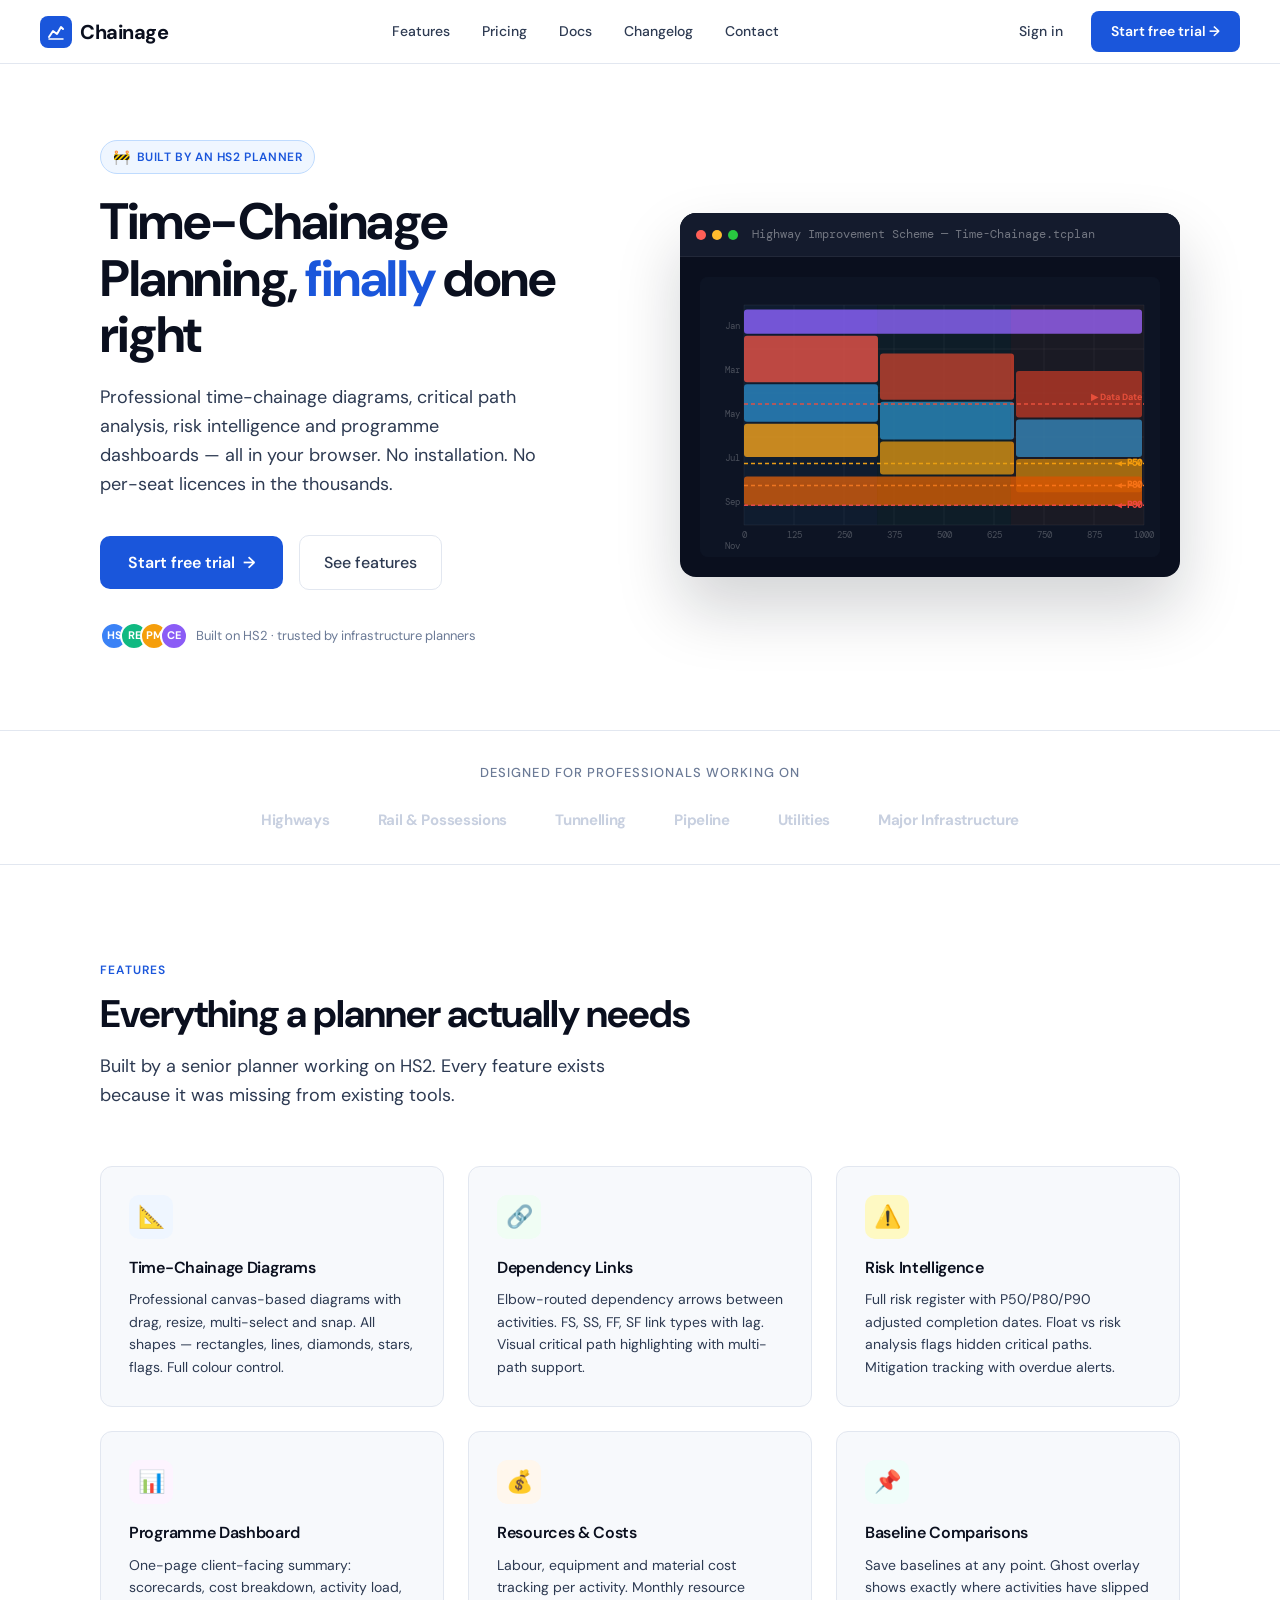
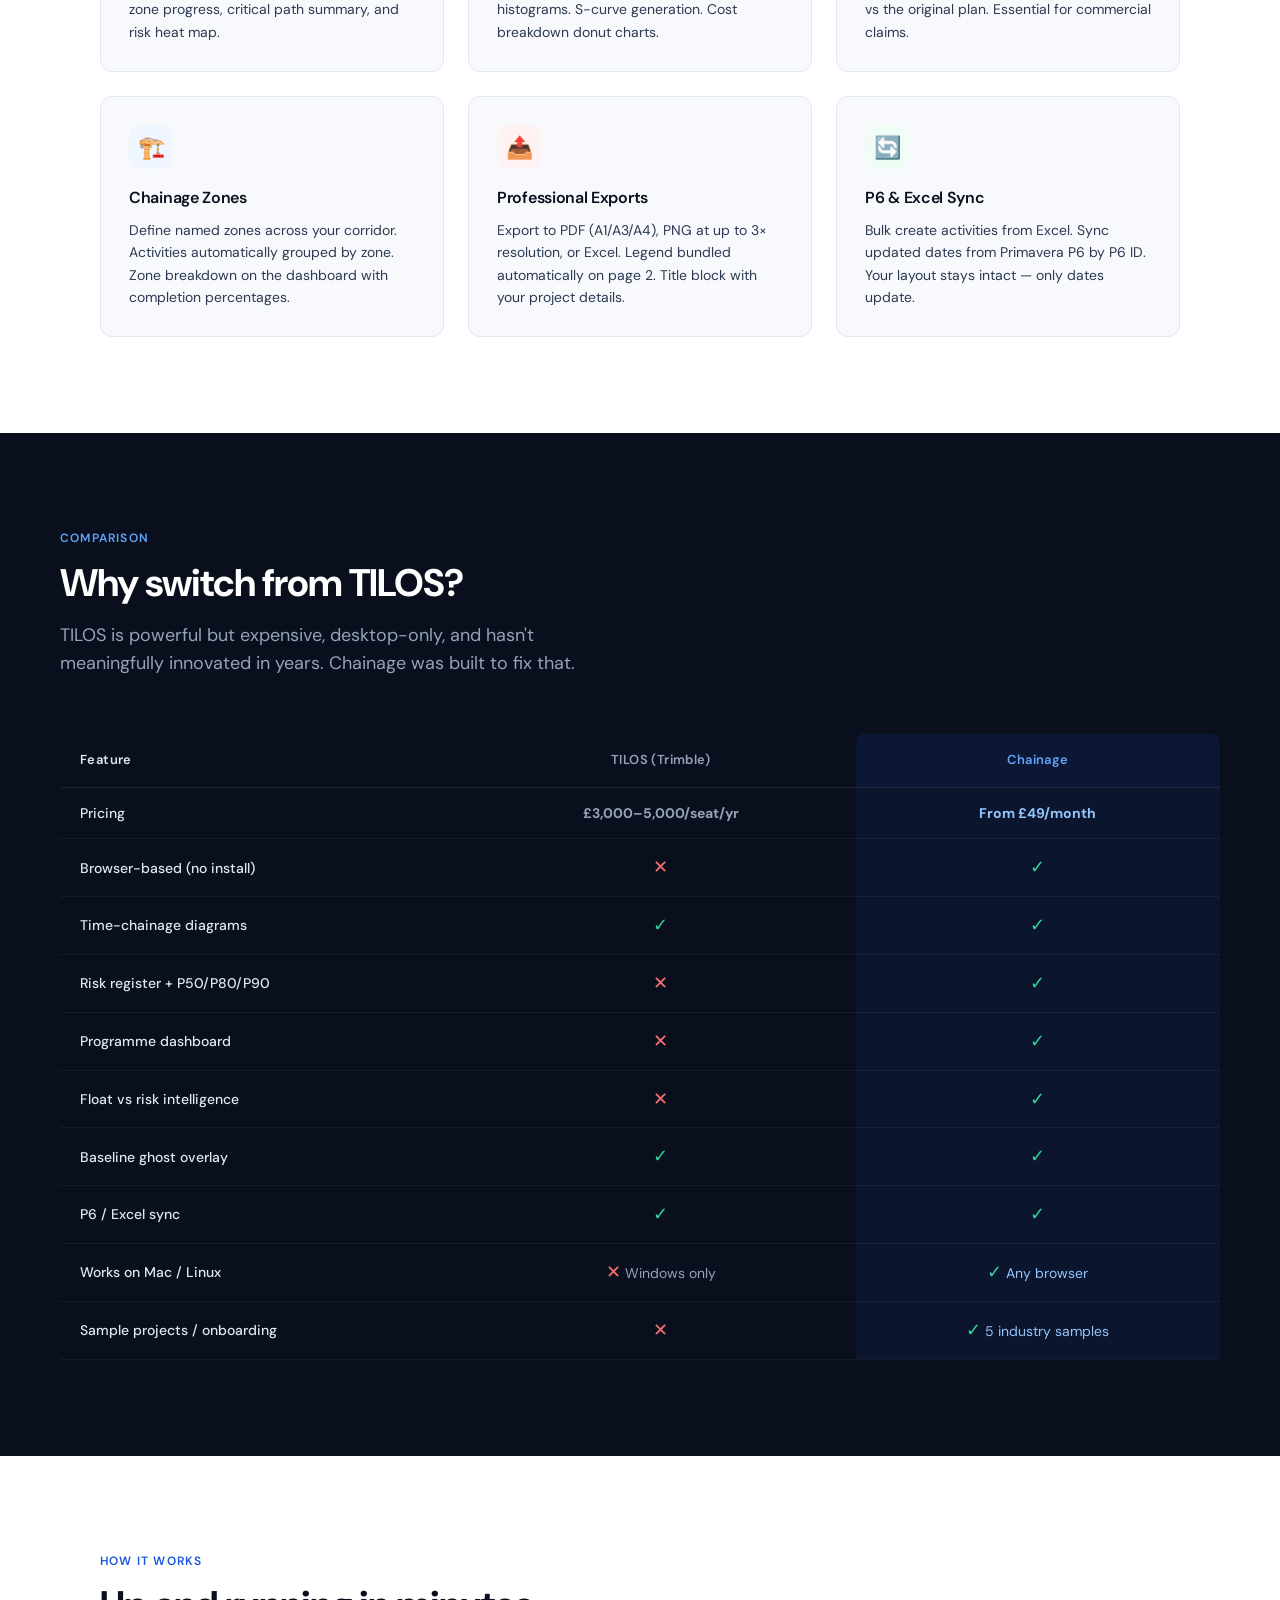
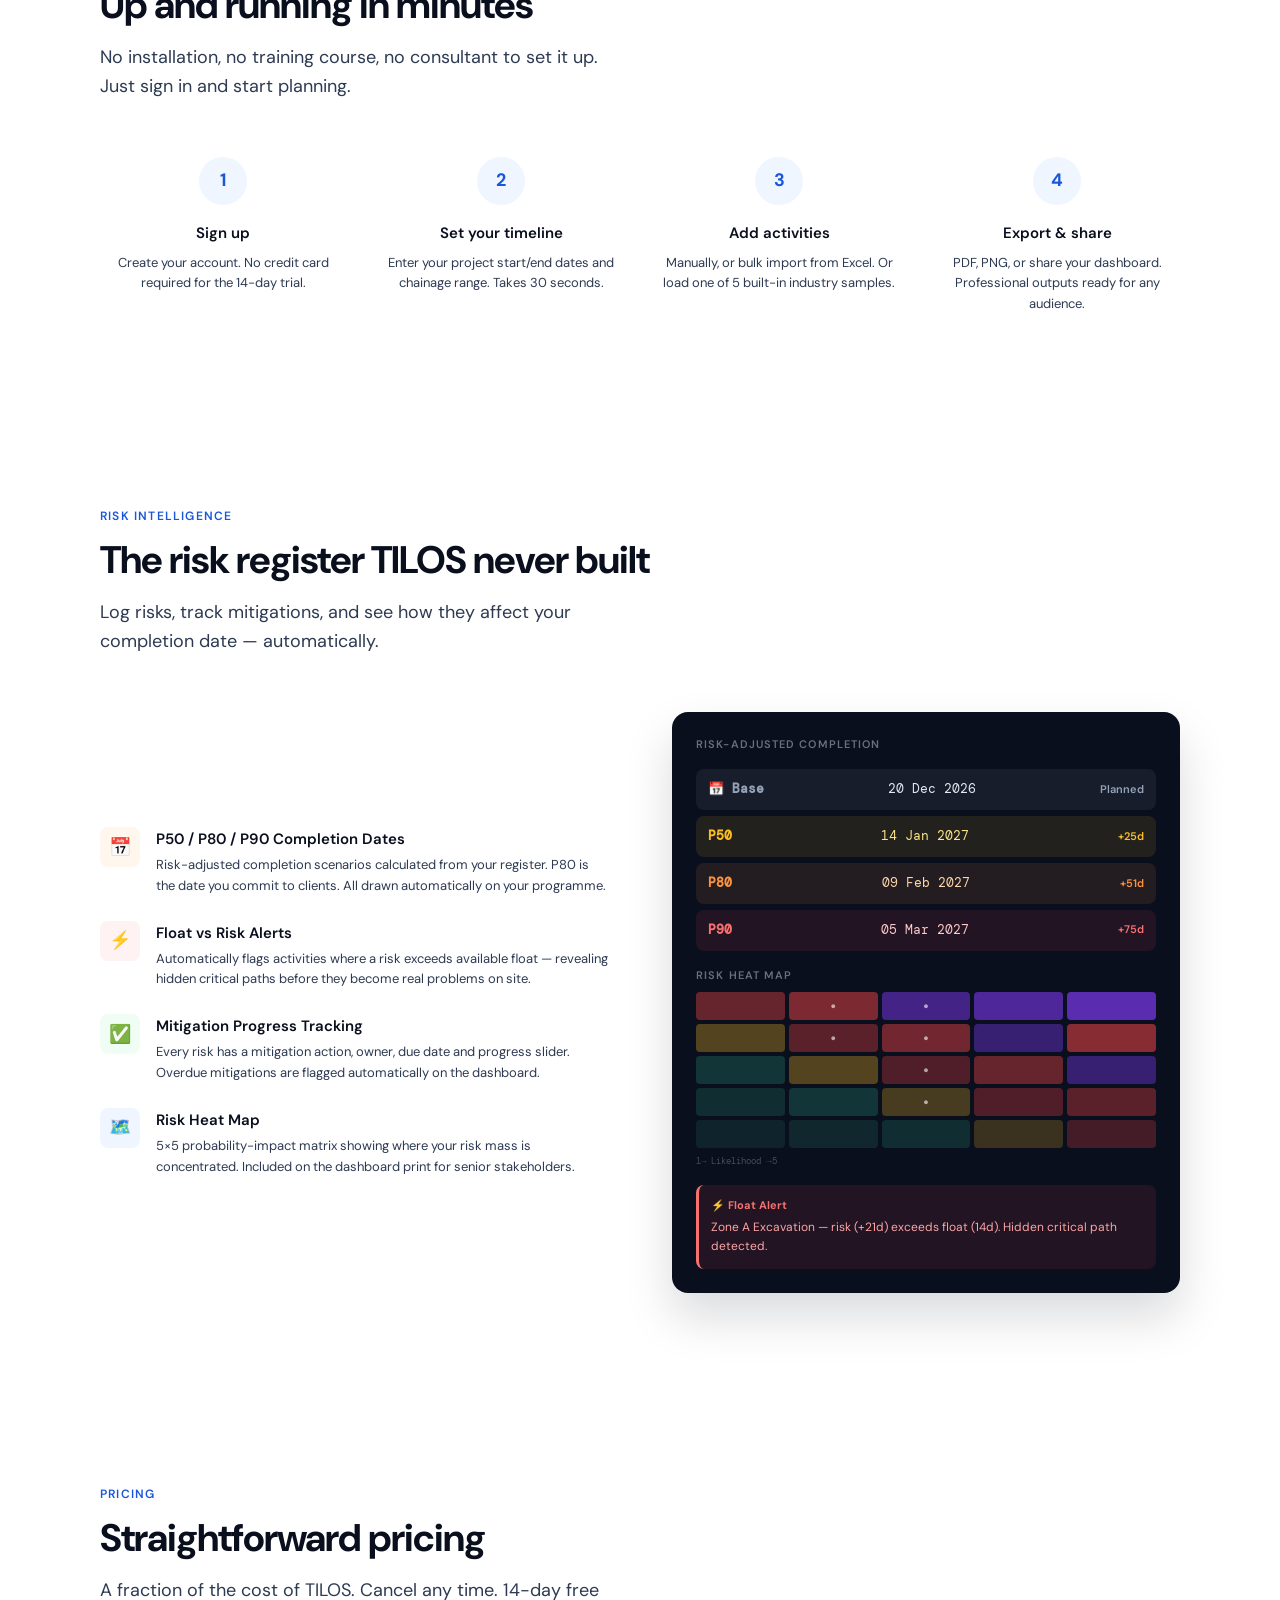
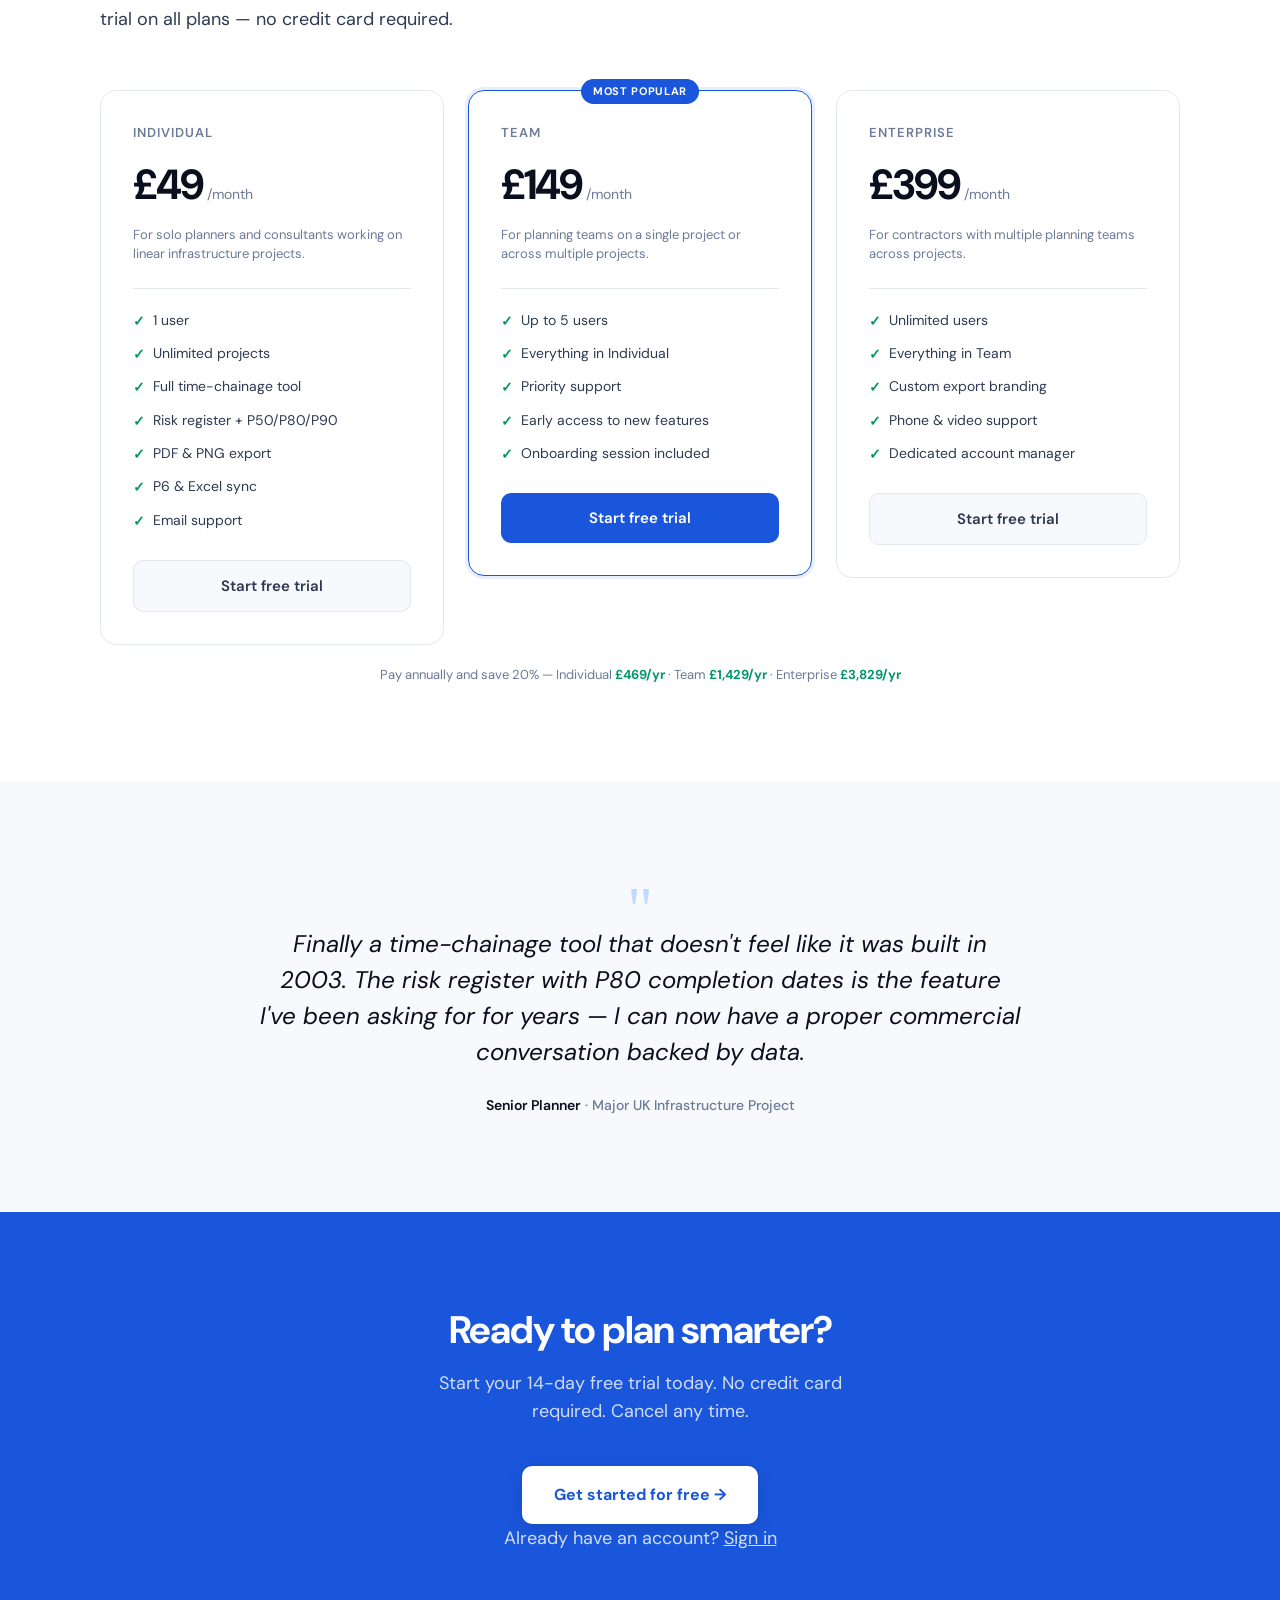
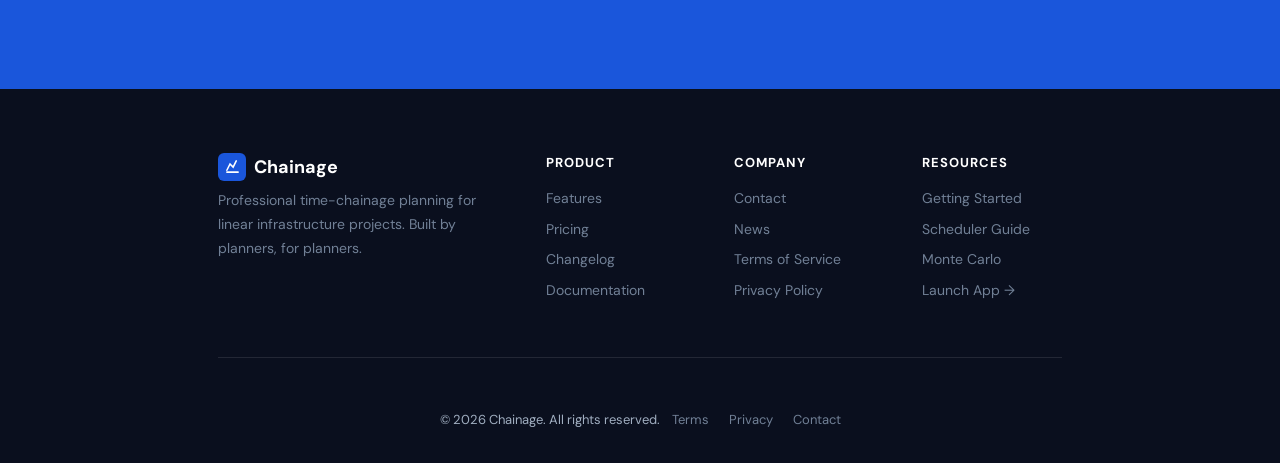
<file: index.html>
<!DOCTYPE html>
<html lang="en">
<head>
  <meta charset="UTF-8">
  <meta name="viewport" content="width=device-width, initial-scale=1.0">
  <title>Chainage — Time-Chainage Planning for Infrastructure</title>
  <link rel="preconnect" href="https://fonts.googleapis.com">
  <link rel="preconnect" href="https://fonts.gstatic.com" crossorigin>
  <link href="https://fonts.googleapis.com/css2?family=DM+Sans:ital,opsz,wght@0,9..40,300;0,9..40,400;0,9..40,500;0,9..40,600;0,9..40,700;1,9..40,300&family=DM+Mono:wght@400;500&display=swap" rel="stylesheet">
  <style>
    *, *::before, *::after { box-sizing: border-box; margin: 0; padding: 0; }

    :root {
      --ink:     #0a0f1e;
      --ink2:    #2d3a52;
      --muted:   #6b7a96;
      --border:  #e2e7f0;
      --bg:      #f7f9fc;
      --white:   #ffffff;
      --accent:  #1a56db;
      --accent2: #0e3fa8;
      --green:   #059669;
      --amber:   #d97706;
      --red:     #dc2626;
      --purple:  #7c3aed;
    }

    html { scroll-behavior: smooth; }

    body {
      font-family: 'DM Sans', sans-serif;
      background: var(--white);
      color: var(--ink);
      line-height: 1.6;
      -webkit-font-smoothing: antialiased;
    }

    /* ── NAV ── */
    nav {
      position: fixed; top: 0; left: 0; right: 0; z-index: 100;
      background: rgba(255,255,255,0.92);
      backdrop-filter: blur(12px);
      border-bottom: 1px solid var(--border);
      padding: 0 40px;
      height: 64px;
      display: flex; align-items: center; justify-content: space-between;
    }
    .nav-logo {
      font-size: 20px; font-weight: 700; color: var(--ink);
      text-decoration: none; letter-spacing: -0.5px;
      display: flex; align-items: center; gap: 8px;
    }
    .nav-logo-mark {
      width: 32px; height: 32px; background: var(--accent);
      border-radius: 8px; display: flex; align-items: center; justify-content: center;
    }
    .nav-logo-mark svg { width: 18px; height: 18px; }
    .nav-links { display: flex; align-items: center; gap: 32px; }
    .nav-links a {
      font-size: 14px; font-weight: 500; color: var(--ink2);
      text-decoration: none; transition: color 0.15s;
    }
    .nav-links a:hover { color: var(--accent); }
    .nav-cta {
      display: flex; align-items: center; gap: 12px;
    }
    .btn-ghost {
      font-size: 14px; font-weight: 500; color: var(--ink2);
      text-decoration: none; padding: 8px 16px; border-radius: 8px;
      transition: background 0.15s;
    }
    .btn-ghost:hover { background: var(--bg); }
    .btn-primary {
      font-size: 14px; font-weight: 600; color: white;
      background: var(--accent); text-decoration: none;
      padding: 9px 20px; border-radius: 8px;
      transition: background 0.15s; border: none; cursor: pointer;
      font-family: 'DM Sans', sans-serif;
    }
    .btn-primary:hover { background: var(--accent2); }

    /* ── HERO ── */
    .hero {
      padding: 140px 40px 80px;
      max-width: 1160px; margin: 0 auto;
      display: grid; grid-template-columns: 1fr 1fr; gap: 80px; align-items: center;
    }
    .hero-badge {
      display: inline-flex; align-items: center; gap: 6px;
      background: #eff6ff; color: var(--accent);
      font-size: 12px; font-weight: 600; padding: 5px 12px;
      border-radius: 20px; border: 1px solid #bfdbfe;
      margin-bottom: 20px; text-transform: uppercase; letter-spacing: 0.05em;
    }
    .hero-badge span { font-size: 14px; }
    h1 {
      font-size: clamp(36px, 4vw, 52px);
      font-weight: 700; line-height: 1.1;
      letter-spacing: -1.5px; color: var(--ink);
      margin-bottom: 20px;
    }
    h1 em { font-style: normal; color: var(--accent); }
    .hero-sub {
      font-size: 18px; color: var(--ink2); font-weight: 400;
      line-height: 1.6; margin-bottom: 36px; max-width: 440px;
    }
    .hero-actions { display: flex; align-items: center; gap: 16px; flex-wrap: wrap; }
    .btn-hero {
      font-size: 16px; font-weight: 600; color: white;
      background: var(--accent); text-decoration: none;
      padding: 14px 28px; border-radius: 10px;
      transition: background 0.15s, transform 0.1s;
      display: inline-flex; align-items: center; gap: 8px;
    }
    .btn-hero:hover { background: var(--accent2); transform: translateY(-1px); }
    .btn-hero-ghost {
      font-size: 16px; font-weight: 500; color: var(--ink2);
      text-decoration: none; padding: 14px 24px; border-radius: 10px;
      border: 1.5px solid var(--border); transition: border-color 0.15s, color 0.15s;
    }
    .btn-hero-ghost:hover { border-color: var(--accent); color: var(--accent); }
    .hero-trust {
      margin-top: 32px; display: flex; align-items: center; gap: 8px;
      font-size: 13px; color: var(--muted);
    }
    .trust-avatars { display: flex; }
    .trust-avatars div {
      width: 28px; height: 28px; border-radius: 50%;
      border: 2px solid white; margin-left: -8px;
      display: flex; align-items: center; justify-content: center;
      font-size: 11px; font-weight: 700; color: white;
    }
    .trust-avatars div:first-child { margin-left: 0; }

    /* Hero chart preview */
    .hero-visual {
      background: var(--ink);
      border-radius: 16px; overflow: hidden;
      box-shadow: 0 32px 64px rgba(10,15,30,0.18), 0 0 0 1px rgba(255,255,255,0.06);
      position: relative;
    }
    .hero-visual-header {
      background: #141b2d; padding: 12px 16px;
      display: flex; align-items: center; gap: 6px;
      border-bottom: 1px solid rgba(255,255,255,0.06);
    }
    .dot { width: 10px; height: 10px; border-radius: 50%; }
    .dot-r { background: #ff5f57; }
    .dot-y { background: #febc2e; }
    .dot-g { background: #28c840; }
    .hero-visual-title {
      margin-left: 8px; font-size: 12px; color: rgba(255,255,255,0.4);
      font-family: 'DM Mono', monospace;
    }
    .hero-chart { padding: 20px; }
    .chart-canvas {
      width: 100%; height: 280px;
      background: #0d1424;
      border-radius: 8px; position: relative; overflow: hidden;
    }
    /* Animated chart bars */
    .chart-grid {
      position: absolute; inset: 30px 20px 40px 50px;
    }
    .chart-bar {
      position: absolute; border-radius: 3px; opacity: 0;
      animation: fadeInBar 0.4s forwards;
    }
    @keyframes fadeInBar {
      to { opacity: 1; }
    }
    .chart-label {
      position: absolute; font-size: 9px; color: rgba(255,255,255,0.3);
      font-family: 'DM Mono', monospace;
    }
    .p-line {
      position: absolute; left: 50px; right: 20px; height: 1.5px;
      opacity: 0; animation: fadeInBar 0.3s 0.8s forwards;
    }
    .p-label {
      position: absolute; right: 4px; font-size: 9px;
      font-family: 'DM Mono', monospace; font-weight: 600;
      transform: translateY(-50%);
    }

    /* ── LOGOS / SOCIAL PROOF ── */
    .social-proof {
      border-top: 1px solid var(--border);
      border-bottom: 1px solid var(--border);
      padding: 32px 40px;
      text-align: center;
    }
    .social-proof p {
      font-size: 13px; color: var(--muted); font-weight: 500;
      text-transform: uppercase; letter-spacing: 0.08em; margin-bottom: 24px;
    }
    .logos {
      display: flex; align-items: center; justify-content: center;
      gap: 48px; flex-wrap: wrap;
    }
    .logo-item {
      font-size: 15px; font-weight: 700; color: #c8d0e0;
      letter-spacing: -0.3px; white-space: nowrap;
    }

    /* ── FEATURES ── */
    .section { padding: 96px 40px; max-width: 1160px; margin: 0 auto; }
    .section-label {
      font-size: 12px; font-weight: 600; color: var(--accent);
      text-transform: uppercase; letter-spacing: 0.1em; margin-bottom: 12px;
    }
    h2 {
      font-size: clamp(28px, 3vw, 42px); font-weight: 700;
      letter-spacing: -1px; line-height: 1.15; margin-bottom: 16px;
    }
    .section-sub {
      font-size: 18px; color: var(--ink2); max-width: 520px;
      line-height: 1.6; margin-bottom: 56px;
    }
    .features-grid {
      display: grid; grid-template-columns: repeat(3, 1fr); gap: 24px;
    }
    .feature-card {
      background: var(--bg); border: 1px solid var(--border);
      border-radius: 12px; padding: 28px;
      transition: border-color 0.2s, box-shadow 0.2s;
    }
    .feature-card:hover {
      border-color: #bfdbfe;
      box-shadow: 0 8px 24px rgba(26,86,219,0.08);
    }
    .feature-icon {
      width: 44px; height: 44px; border-radius: 10px;
      display: flex; align-items: center; justify-content: center;
      font-size: 22px; margin-bottom: 16px;
    }
    .feature-card h3 {
      font-size: 16px; font-weight: 600; margin-bottom: 8px;
      letter-spacing: -0.3px;
    }
    .feature-card p { font-size: 14px; color: var(--ink2); line-height: 1.6; }

    /* ── VS TILOS ── */
    .vs-section {
      padding: 96px 40px; background: var(--ink);
    }
    .vs-inner { max-width: 1160px; margin: 0 auto; }
    .vs-section .section-label { color: #60a5fa; }
    .vs-section h2 { color: white; }
    .vs-section .section-sub { color: #94a3b8; }
    .comparison-table {
      width: 100%; border-collapse: collapse; margin-top: 48px;
    }
    .comparison-table th {
      padding: 16px 20px; text-align: left;
      font-size: 13px; font-weight: 600; letter-spacing: 0.03em;
      border-bottom: 1px solid rgba(255,255,255,0.08);
    }
    .comparison-table th:not(:first-child) { text-align: center; }
    .comparison-table th:nth-child(2) { color: #94a3b8; }
    .comparison-table th:nth-child(3) {
      color: #60a5fa; background: rgba(26,86,219,0.12);
      border-radius: 8px 8px 0 0;
    }
    .comparison-table td {
      padding: 14px 20px; font-size: 14px; color: #94a3b8;
      border-bottom: 1px solid rgba(255,255,255,0.05);
    }
    .comparison-table td:first-child { color: #e2e8f0; font-weight: 500; }
    .comparison-table td:not(:first-child) { text-align: center; }
    .comparison-table td:nth-child(3) {
      background: rgba(26,86,219,0.08); color: #93c5fd;
    }
    .check { color: #34d399; font-size: 18px; }
    .cross { color: #f87171; font-size: 18px; }
    .partial { color: #fbbf24; font-size: 13px; }
    .price-highlight {
      font-weight: 700; font-size: 15px;
    }
    .price-good { color: #34d399; }
    .price-bad { color: #f87171; }

    /* ── HOW IT WORKS ── */
    .steps { display: grid; grid-template-columns: repeat(4, 1fr); gap: 32px; margin-top: 56px; }
    .step { text-align: center; }
    .step-num {
      width: 48px; height: 48px; border-radius: 50%;
      background: #eff6ff; color: var(--accent);
      font-size: 18px; font-weight: 700;
      display: flex; align-items: center; justify-content: center;
      margin: 0 auto 16px;
    }
    .step h3 { font-size: 15px; font-weight: 600; margin-bottom: 8px; }
    .step p { font-size: 13px; color: var(--ink2); line-height: 1.6; }

    /* ── PRICING ── */
    .pricing-grid {
      display: grid; grid-template-columns: repeat(3, 1fr); gap: 24px;
      margin-top: 56px; align-items: start;
    }
    .pricing-card {
      border: 1.5px solid var(--border); border-radius: 16px;
      padding: 32px; background: var(--white);
      transition: box-shadow 0.2s;
    }
    .pricing-card:hover { box-shadow: 0 12px 32px rgba(0,0,0,0.08); }
    .pricing-card.popular {
      border-color: var(--accent);
      box-shadow: 0 0 0 3px rgba(26,86,219,0.1);
      position: relative;
    }
    .popular-badge {
      position: absolute; top: -12px; left: 50%; transform: translateX(-50%);
      background: var(--accent); color: white;
      font-size: 11px; font-weight: 700; padding: 4px 12px; border-radius: 20px;
      text-transform: uppercase; letter-spacing: 0.06em; white-space: nowrap;
    }
    .plan-name { font-size: 13px; font-weight: 600; color: var(--muted); text-transform: uppercase; letter-spacing: 0.08em; margin-bottom: 8px; }
    .plan-price { display: flex; align-items: baseline; gap: 4px; margin-bottom: 6px; }
    .plan-price .amount { font-size: 42px; font-weight: 700; letter-spacing: -2px; }
    .plan-price .period { font-size: 14px; color: var(--muted); }
    .plan-desc { font-size: 13px; color: var(--muted); margin-bottom: 24px; line-height: 1.5; }
    .plan-divider { border: none; border-top: 1px solid var(--border); margin: 20px 0; }
    .plan-features { list-style: none; display: flex; flex-direction: column; gap: 10px; margin-bottom: 28px; }
    .plan-features li {
      font-size: 14px; color: var(--ink2);
      display: flex; align-items: flex-start; gap: 8px;
    }
    .plan-features li::before { content: '✓'; color: var(--green); font-weight: 700; flex-shrink: 0; margin-top: 1px; }
    .btn-plan {
      display: block; width: 100%; text-align: center;
      padding: 13px; border-radius: 10px; font-size: 15px; font-weight: 600;
      text-decoration: none; transition: all 0.15s; font-family: 'DM Sans', sans-serif;
      border: none; cursor: pointer;
    }
    .btn-plan-outline {
      background: var(--bg); color: var(--ink2); border: 1.5px solid var(--border);
    }
    .btn-plan-outline:hover { border-color: var(--accent); color: var(--accent); }
    .btn-plan-solid { background: var(--accent); color: white; }
    .btn-plan-solid:hover { background: var(--accent2); }
    .annual-note {
      text-align: center; margin-top: 20px;
      font-size: 13px; color: var(--muted);
    }
    .annual-note strong { color: var(--green); }

    /* ── TESTIMONIAL ── */
    .testimonial-section { background: var(--bg); padding: 96px 40px; }
    .testimonial-inner { max-width: 760px; margin: 0 auto; text-align: center; }
    .quote-mark { font-size: 64px; line-height: 1; color: #bfdbfe; font-family: Georgia, serif; margin-bottom: -16px; display: block; }
    blockquote { font-size: clamp(18px, 2vw, 24px); font-weight: 400; color: var(--ink); line-height: 1.5; margin-bottom: 24px; font-style: italic; }
    .quote-author { font-size: 14px; color: var(--muted); font-weight: 500; }
    .quote-author strong { color: var(--ink); font-weight: 600; }

    /* ── RISK SECTION ── */
    .risk-section { padding: 96px 40px; max-width: 1160px; margin: 0 auto; }
    .risk-grid { display: grid; grid-template-columns: 1fr 1fr; gap: 64px; align-items: center; margin-top: 56px; }
    .risk-features { display: flex; flex-direction: column; gap: 24px; }
    .risk-item { display: flex; gap: 16px; align-items: flex-start; }
    .risk-item-icon {
      width: 40px; height: 40px; border-radius: 8px; flex-shrink: 0;
      display: flex; align-items: center; justify-content: center; font-size: 18px;
    }
    .risk-item h4 { font-size: 15px; font-weight: 600; margin-bottom: 4px; }
    .risk-item p { font-size: 13px; color: var(--ink2); line-height: 1.6; }
    .risk-visual {
      background: var(--ink); border-radius: 16px; padding: 24px;
      box-shadow: 0 24px 48px rgba(10,15,30,0.15);
    }
    .risk-visual-title { font-size: 11px; font-weight: 600; color: rgba(255,255,255,0.4); text-transform: uppercase; letter-spacing: 0.1em; margin-bottom: 16px; }
    .p-date-row { display: flex; align-items: center; justify-content: space-between; padding: 10px 12px; border-radius: 8px; margin-bottom: 6px; }
    .p-date-label { font-size: 13px; font-weight: 700; font-family: 'DM Mono', monospace; }
    .p-date-val { font-size: 13px; font-family: 'DM Mono', monospace; }
    .p-date-diff { font-size: 11px; font-weight: 600; }
    .p-base { background: rgba(255,255,255,0.06); }
    .p-base .p-date-label { color: #94a3b8; }
    .p-base .p-date-val { color: #e2e8f0; }
    .p50 { background: rgba(251,191,36,0.1); }
    .p50 .p-date-label { color: #fbbf24; }
    .p50 .p-date-val { color: #fde68a; }
    .p50 .p-date-diff { color: #fbbf24; }
    .p80 { background: rgba(251,146,60,0.1); }
    .p80 .p-date-label { color: #fb923c; }
    .p80 .p-date-val { color: #fed7aa; }
    .p80 .p-date-diff { color: #fb923c; }
    .p90 { background: rgba(239,68,68,0.1); }
    .p90 .p-date-label { color: #f87171; }
    .p90 .p-date-val { color: #fecaca; }
    .p90 .p-date-diff { color: #f87171; }
    .risk-heat-mini { margin-top: 16px; }
    .heat-row { display: flex; gap: 4px; margin-bottom: 4px; }
    .heat-cell {
      flex: 1; height: 28px; border-radius: 4px;
      display: flex; align-items: center; justify-content: center;
      font-size: 9px; font-weight: 700; color: rgba(255,255,255,0.6);
    }

    /* ── CTA ── */
    .cta-section {
      background: var(--accent); padding: 96px 40px; text-align: center;
    }
    .cta-section h2 { color: white; margin-bottom: 16px; }
    .cta-section p { color: rgba(255,255,255,0.8); font-size: 18px; max-width: 480px; margin: 0 auto 40px; }
    .btn-cta-white {
      display: inline-flex; align-items: center; gap: 8px;
      background: white; color: var(--accent);
      font-size: 16px; font-weight: 700; padding: 16px 32px;
      border-radius: 10px; text-decoration: none;
      transition: transform 0.15s, box-shadow 0.15s;
      box-shadow: 0 4px 16px rgba(0,0,0,0.12);
    }
    .btn-cta-white:hover { transform: translateY(-2px); box-shadow: 0 8px 24px rgba(0,0,0,0.16); }
    .cta-note { margin-top: 16px; font-size: 13px; color: rgba(255,255,255,0.65); }

    /* ── FOOTER ── */
    footer {
      background: var(--ink); padding: 48px 40px;
      display: flex; align-items: center; justify-content: space-between;
      flex-wrap: wrap; gap: 24px;
    }
    .footer-logo { font-size: 18px; font-weight: 700; color: white; letter-spacing: -0.5px; }
    .footer-links { display: flex; gap: 24px; }
    .footer-links a { font-size: 13px; color: #64748b; text-decoration: none; transition: color 0.15s; }
    .footer-links a:hover { color: #94a3b8; }
    .footer-copy { font-size: 12px; color: #475569; }

    /* ── RESPONSIVE ── */
    @media (max-width: 900px) {
      .hero { grid-template-columns: 1fr; gap: 48px; padding: 120px 24px 60px; }
      .features-grid { grid-template-columns: 1fr 1fr; }
      .pricing-grid { grid-template-columns: 1fr; max-width: 420px; margin-left: auto; margin-right: auto; }
      .steps { grid-template-columns: 1fr 1fr; }
      .risk-grid { grid-template-columns: 1fr; }
      .comparison-table { font-size: 12px; }
      nav { padding: 0 24px; }
      .nav-links { display: none; }
      .section { padding: 64px 24px; }
    }
    @media (max-width: 600px) {
      .features-grid { grid-template-columns: 1fr; }
      .steps { grid-template-columns: 1fr; }
      .logos { gap: 24px; }
    }
  </style>
</head>
<body>

<!-- NAV -->
<nav>
  <a href="/chainage/" class="nav-logo">
    <div class="nav-logo-mark">
      <svg viewBox="0 0 18 18" fill="none" xmlns="http://www.w3.org/2000/svg">
        <path d="M2 14L6 8L10 11L14 4L16 6" stroke="white" stroke-width="2" stroke-linecap="round" stroke-linejoin="round"/>
        <line x1="2" y1="16" x2="16" y2="16" stroke="white" stroke-width="1.5" stroke-linecap="round"/>
      </svg>
    </div>
    Chainage
  </a>
  <div class="nav-links">
    <a href="#features">Features</a>
    <a href="/chainage/pricing.html">Pricing</a>
    <a href="/chainage/docs.html">Docs</a>
    <a href="/chainage/changelog.html">Changelog</a>
    <a href="/chainage/contact.html">Contact</a>
  </div>
  <div class="nav-cta">
    <a href="/chainage/login.html" class="btn-ghost">Sign in</a>
    <a href="/chainage/signup.html" class="btn-primary">Start free trial →</a>
  </div>
</nav>

<!-- HERO -->
<section>
  <div class="hero">
    <div>
      <div class="hero-badge"><span>🚧</span> Built by an HS2 Planner</div>
      <h1>Time-Chainage Planning, <em>finally</em> done right</h1>
      <p class="hero-sub">Professional time-chainage diagrams, critical path analysis, risk intelligence and programme dashboards — all in your browser. No installation. No per-seat licences in the thousands.</p>
      <div class="hero-actions">
        <a href="signup.html" class="btn-hero">Start free trial <span>→</span></a>
        <a href="#features" class="btn-hero-ghost">See features</a>
      </div>
      <div class="hero-trust">
        <div class="trust-avatars">
          <div style="background:#3b82f6">HS</div>
          <div style="background:#10b981">RE</div>
          <div style="background:#f59e0b">PM</div>
          <div style="background:#8b5cf6">CE</div>
        </div>
        <span>Built on HS2 · trusted by infrastructure planners</span>
      </div>
    </div>
    <div class="hero-visual">
      <div class="hero-visual-header">
        <div class="dot dot-r"></div>
        <div class="dot dot-y"></div>
        <div class="dot dot-g"></div>
        <span class="hero-visual-title">Highway Improvement Scheme — Time-Chainage.tcplan</span>
      </div>
      <div class="hero-chart">
        <div class="chart-canvas" id="heroChart">
          <canvas id="demoCanvas" style="width:100%;height:100%;display:block"></canvas>
        </div>
      </div>
    </div>
  </div>
</section>

<!-- SOCIAL PROOF -->
<div class="social-proof">
  <p>Designed for professionals working on</p>
  <div class="logos">
    <div class="logo-item">Highways</div>
    <div class="logo-item">Rail &amp; Possessions</div>
    <div class="logo-item">Tunnelling</div>
    <div class="logo-item">Pipeline</div>
    <div class="logo-item">Utilities</div>
    <div class="logo-item">Major Infrastructure</div>
  </div>
</div>

<!-- FEATURES -->
<section class="section" id="features">
  <div class="section-label">Features</div>
  <h2>Everything a planner actually needs</h2>
  <p class="section-sub">Built by a senior planner working on HS2. Every feature exists because it was missing from existing tools.</p>
  <div class="features-grid">
    <div class="feature-card">
      <div class="feature-icon" style="background:#eff6ff">📐</div>
      <h3>Time-Chainage Diagrams</h3>
      <p>Professional canvas-based diagrams with drag, resize, multi-select and snap. All shapes — rectangles, lines, diamonds, stars, flags. Full colour control.</p>
    </div>
    <div class="feature-card">
      <div class="feature-icon" style="background:#f0fdf4">🔗</div>
      <h3>Dependency Links</h3>
      <p>Elbow-routed dependency arrows between activities. FS, SS, FF, SF link types with lag. Visual critical path highlighting with multi-path support.</p>
    </div>
    <div class="feature-card">
      <div class="feature-icon" style="background:#fef9c3">⚠️</div>
      <h3>Risk Intelligence</h3>
      <p>Full risk register with P50/P80/P90 adjusted completion dates. Float vs risk analysis flags hidden critical paths. Mitigation tracking with overdue alerts.</p>
    </div>
    <div class="feature-card">
      <div class="feature-icon" style="background:#fdf4ff">📊</div>
      <h3>Programme Dashboard</h3>
      <p>One-page client-facing summary: scorecards, cost breakdown, activity load, zone progress, critical path summary, and risk heat map.</p>
    </div>
    <div class="feature-card">
      <div class="feature-icon" style="background:#fff7ed">💰</div>
      <h3>Resources & Costs</h3>
      <p>Labour, equipment and material cost tracking per activity. Monthly resource histograms. S-curve generation. Cost breakdown donut charts.</p>
    </div>
    <div class="feature-card">
      <div class="feature-icon" style="background:#f0fdfa">📌</div>
      <h3>Baseline Comparisons</h3>
      <p>Save baselines at any point. Ghost overlay shows exactly where activities have slipped vs the original plan. Essential for commercial claims.</p>
    </div>
    <div class="feature-card">
      <div class="feature-icon" style="background:#eff6ff">🏗️</div>
      <h3>Chainage Zones</h3>
      <p>Define named zones across your corridor. Activities automatically grouped by zone. Zone breakdown on the dashboard with completion percentages.</p>
    </div>
    <div class="feature-card">
      <div class="feature-icon" style="background:#fef2f2">📤</div>
      <h3>Professional Exports</h3>
      <p>Export to PDF (A1/A3/A4), PNG at up to 3× resolution, or Excel. Legend bundled automatically on page 2. Title block with your project details.</p>
    </div>
    <div class="feature-card">
      <div class="feature-icon" style="background:#f0fdf4">🔄</div>
      <h3>P6 & Excel Sync</h3>
      <p>Bulk create activities from Excel. Sync updated dates from Primavera P6 by P6 ID. Your layout stays intact — only dates update.</p>
    </div>
  </div>
</section>

<!-- VS TILOS -->
<section class="vs-section" id="comparison">
  <div class="vs-inner">
    <div class="section-label">Comparison</div>
    <h2>Why switch from TILOS?</h2>
    <p class="section-sub" style="color:#94a3b8">TILOS is powerful but expensive, desktop-only, and hasn't meaningfully innovated in years. Chainage was built to fix that.</p>
    <table class="comparison-table">
      <thead>
        <tr>
          <th style="color:#e2e8f0;width:35%">Feature</th>
          <th>TILOS (Trimble)</th>
          <th>Chainage</th>
        </tr>
      </thead>
      <tbody>
        <tr>
          <td>Pricing</td>
          <td class="price-bad price-highlight">£3,000–5,000/seat/yr</td>
          <td class="price-good price-highlight">From £49/month</td>
        </tr>
        <tr>
          <td>Browser-based (no install)</td>
          <td><span class="cross">✕</span></td>
          <td><span class="check">✓</span></td>
        </tr>
        <tr>
          <td>Time-chainage diagrams</td>
          <td><span class="check">✓</span></td>
          <td><span class="check">✓</span></td>
        </tr>
        <tr>
          <td>Risk register + P50/P80/P90</td>
          <td><span class="cross">✕</span></td>
          <td><span class="check">✓</span></td>
        </tr>
        <tr>
          <td>Programme dashboard</td>
          <td><span class="cross">✕</span></td>
          <td><span class="check">✓</span></td>
        </tr>
        <tr>
          <td>Float vs risk intelligence</td>
          <td><span class="cross">✕</span></td>
          <td><span class="check">✓</span></td>
        </tr>
        <tr>
          <td>Baseline ghost overlay</td>
          <td><span class="check">✓</span></td>
          <td><span class="check">✓</span></td>
        </tr>
        <tr>
          <td>P6 / Excel sync</td>
          <td><span class="check">✓</span></td>
          <td><span class="check">✓</span></td>
        </tr>
        <tr>
          <td>Works on Mac / Linux</td>
          <td><span class="cross">✕</span> Windows only</td>
          <td><span class="check">✓</span> Any browser</td>
        </tr>
        <tr>
          <td>Sample projects / onboarding</td>
          <td><span class="cross">✕</span></td>
          <td><span class="check">✓</span> 5 industry samples</td>
        </tr>
      </tbody>
    </table>
  </div>
</section>

<!-- HOW IT WORKS -->
<section class="section">
  <div class="section-label">How it works</div>
  <h2>Up and running in minutes</h2>
  <p class="section-sub">No installation, no training course, no consultant to set it up. Just sign in and start planning.</p>
  <div class="steps">
    <div class="step">
      <div class="step-num">1</div>
      <h3>Sign up</h3>
      <p>Create your account. No credit card required for the 14-day trial.</p>
    </div>
    <div class="step">
      <div class="step-num">2</div>
      <h3>Set your timeline</h3>
      <p>Enter your project start/end dates and chainage range. Takes 30 seconds.</p>
    </div>
    <div class="step">
      <div class="step-num">3</div>
      <h3>Add activities</h3>
      <p>Manually, or bulk import from Excel. Or load one of 5 built-in industry samples.</p>
    </div>
    <div class="step">
      <div class="step-num">4</div>
      <h3>Export &amp; share</h3>
      <p>PDF, PNG, or share your dashboard. Professional outputs ready for any audience.</p>
    </div>
  </div>
</section>

<!-- RISK SECTION -->
<section class="risk-section" id="risk">
  <div class="section-label">Risk Intelligence</div>
  <h2>The risk register TILOS never built</h2>
  <p class="section-sub">Log risks, track mitigations, and see how they affect your completion date — automatically.</p>
  <div class="risk-grid">
    <div class="risk-features">
      <div class="risk-item">
        <div class="risk-item-icon" style="background:#fff7ed">📅</div>
        <div>
          <h4>P50 / P80 / P90 Completion Dates</h4>
          <p>Risk-adjusted completion scenarios calculated from your register. P80 is the date you commit to clients. All drawn automatically on your programme.</p>
        </div>
      </div>
      <div class="risk-item">
        <div class="risk-item-icon" style="background:#fef2f2">⚡</div>
        <div>
          <h4>Float vs Risk Alerts</h4>
          <p>Automatically flags activities where a risk exceeds available float — revealing hidden critical paths before they become real problems on site.</p>
        </div>
      </div>
      <div class="risk-item">
        <div class="risk-item-icon" style="background:#f0fdf4">✅</div>
        <div>
          <h4>Mitigation Progress Tracking</h4>
          <p>Every risk has a mitigation action, owner, due date and progress slider. Overdue mitigations are flagged automatically on the dashboard.</p>
        </div>
      </div>
      <div class="risk-item">
        <div class="risk-item-icon" style="background:#eff6ff">🗺️</div>
        <div>
          <h4>Risk Heat Map</h4>
          <p>5×5 probability-impact matrix showing where your risk mass is concentrated. Included on the dashboard print for senior stakeholders.</p>
        </div>
      </div>
    </div>
    <div class="risk-visual">
      <div class="risk-visual-title">Risk-Adjusted Completion</div>
      <div class="p-date-row p-base">
        <span class="p-date-label">📅 Base</span>
        <span class="p-date-val">20 Dec 2026</span>
        <span class="p-date-diff" style="color:#94a3b8">Planned</span>
      </div>
      <div class="p-date-row p50">
        <span class="p-date-label">P50</span>
        <span class="p-date-val">14 Jan 2027</span>
        <span class="p-date-diff">+25d</span>
      </div>
      <div class="p-date-row p80">
        <span class="p-date-label">P80</span>
        <span class="p-date-val">09 Feb 2027</span>
        <span class="p-date-diff">+51d</span>
      </div>
      <div class="p-date-row p90">
        <span class="p-date-label">P90</span>
        <span class="p-date-val">05 Mar 2027</span>
        <span class="p-date-diff">+75d</span>
      </div>
      <div style="margin-top:16px">
        <div class="risk-visual-title" style="margin-bottom:8px">Risk Heat Map</div>
        <div class="heat-row">
          <div class="heat-cell" style="background:rgba(239,68,68,0.4)"></div>
          <div class="heat-cell" style="background:rgba(239,68,68,0.5)">●</div>
          <div class="heat-cell" style="background:rgba(124,58,237,0.5)">●</div>
          <div class="heat-cell" style="background:rgba(124,58,237,0.6)"></div>
          <div class="heat-cell" style="background:rgba(124,58,237,0.7)"></div>
        </div>
        <div class="heat-row">
          <div class="heat-cell" style="background:rgba(251,191,36,0.3)"></div>
          <div class="heat-cell" style="background:rgba(239,68,68,0.35)">●</div>
          <div class="heat-cell" style="background:rgba(239,68,68,0.45)">●</div>
          <div class="heat-cell" style="background:rgba(124,58,237,0.4)"></div>
          <div class="heat-cell" style="background:rgba(239,68,68,0.55)"></div>
        </div>
        <div class="heat-row">
          <div class="heat-cell" style="background:rgba(52,211,153,0.2)"></div>
          <div class="heat-cell" style="background:rgba(251,191,36,0.3)"></div>
          <div class="heat-cell" style="background:rgba(239,68,68,0.3)">●</div>
          <div class="heat-cell" style="background:rgba(239,68,68,0.4)"></div>
          <div class="heat-cell" style="background:rgba(124,58,237,0.4)"></div>
        </div>
        <div class="heat-row">
          <div class="heat-cell" style="background:rgba(52,211,153,0.15)"></div>
          <div class="heat-cell" style="background:rgba(52,211,153,0.2)"></div>
          <div class="heat-cell" style="background:rgba(251,191,36,0.25)">●</div>
          <div class="heat-cell" style="background:rgba(239,68,68,0.3)"></div>
          <div class="heat-cell" style="background:rgba(239,68,68,0.35)"></div>
        </div>
        <div class="heat-row">
          <div class="heat-cell" style="background:rgba(52,211,153,0.1)"></div>
          <div class="heat-cell" style="background:rgba(52,211,153,0.12)"></div>
          <div class="heat-cell" style="background:rgba(52,211,153,0.15)"></div>
          <div class="heat-cell" style="background:rgba(251,191,36,0.2)"></div>
          <div class="heat-cell" style="background:rgba(239,68,68,0.25)"></div>
        </div>
        <div style="display:flex;justify-content:space-between;margin-top:6px">
          <span style="font-size:9px;color:rgba(255,255,255,0.25);font-family:'DM Mono',monospace">1→ Likelihood →5</span>
        </div>
      </div>
      <div style="margin-top:16px;padding:12px;background:rgba(239,68,68,0.1);border-radius:8px;border-left:3px solid #f87171">
        <div style="font-size:11px;color:#f87171;font-weight:700;margin-bottom:4px">⚡ Float Alert</div>
        <div style="font-size:12px;color:#fca5a5">Zone A Excavation — risk (+21d) exceeds float (14d). Hidden critical path detected.</div>
      </div>
    </div>
  </div>
</section>

<!-- PRICING -->
<section class="section" id="pricing">
  <div class="section-label">Pricing</div>
  <h2>Straightforward pricing</h2>
  <p class="section-sub">A fraction of the cost of TILOS. Cancel any time. 14-day free trial on all plans — no credit card required.</p>
  <div class="pricing-grid">
    <div class="pricing-card">
      <div class="plan-name">Individual</div>
      <div class="plan-price">
        <span class="amount">£49</span>
        <span class="period">/month</span>
      </div>
      <p class="plan-desc">For solo planners and consultants working on linear infrastructure projects.</p>
      <hr class="plan-divider">
      <ul class="plan-features">
        <li>1 user</li>
        <li>Unlimited projects</li>
        <li>Full time-chainage tool</li>
        <li>Risk register + P50/P80/P90</li>
        <li>PDF &amp; PNG export</li>
        <li>P6 &amp; Excel sync</li>
        <li>Email support</li>
      </ul>
      <a href="signup.html?plan=individual" class="btn-plan btn-plan-outline">Start free trial</a>
    </div>
    <div class="pricing-card popular">
      <div class="popular-badge">Most Popular</div>
      <div class="plan-name">Team</div>
      <div class="plan-price">
        <span class="amount">£149</span>
        <span class="period">/month</span>
      </div>
      <p class="plan-desc">For planning teams on a single project or across multiple projects.</p>
      <hr class="plan-divider">
      <ul class="plan-features">
        <li>Up to 5 users</li>
        <li>Everything in Individual</li>
        <li>Priority support</li>
        <li>Early access to new features</li>
        <li>Onboarding session included</li>
      </ul>
      <a href="signup.html?plan=team" class="btn-plan btn-plan-solid">Start free trial</a>
    </div>
    <div class="pricing-card">
      <div class="plan-name">Enterprise</div>
      <div class="plan-price">
        <span class="amount">£399</span>
        <span class="period">/month</span>
      </div>
      <p class="plan-desc">For contractors with multiple planning teams across projects.</p>
      <hr class="plan-divider">
      <ul class="plan-features">
        <li>Unlimited users</li>
        <li>Everything in Team</li>
        <li>Custom export branding</li>
        <li>Phone &amp; video support</li>
        <li>Dedicated account manager</li>
      </ul>
      <a href="signup.html?plan=enterprise" class="btn-plan btn-plan-outline">Start free trial</a>
    </div>
  </div>
  <p class="annual-note">Pay annually and save 20% — Individual <strong>£469/yr</strong> · Team <strong>£1,429/yr</strong> · Enterprise <strong>£3,829/yr</strong></p>
</section>

<!-- TESTIMONIAL -->
<div class="testimonial-section">
  <div class="testimonial-inner">
    <span class="quote-mark">"</span>
    <blockquote>Finally a time-chainage tool that doesn't feel like it was built in 2003. The risk register with P80 completion dates is the feature I've been asking for for years — I can now have a proper commercial conversation backed by data.</blockquote>
    <p class="quote-author"><strong>Senior Planner</strong> · Major UK Infrastructure Project</p>
  </div>
</div>

<!-- FINAL CTA -->
<section class="cta-section">
  <h2>Ready to plan smarter?</h2>
  <p>Start your 14-day free trial today. No credit card required. Cancel any time.</p>
  <a href="signup.html" class="btn-cta-white">Get started for free →</a>
  <p class="cta-note">Already have an account? <a href="login.html" style="color:rgba(255,255,255,0.8)">Sign in</a></p>
</section>

<!-- FOOTER -->
<footer style="background:var(--ink);color:#a0aec0;padding:64px 48px 32px;margin-top:0">
  <div style="max-width:1160px;margin:0 auto;display:grid;grid-template-columns:2fr 1fr 1fr 1fr;gap:48px;padding-bottom:48px;border-bottom:1px solid rgba(255,255,255,0.1)">
    <div>
      <a href="/chainage/" style="color:#fff;font-family:'DM Sans',sans-serif;font-size:18px;font-weight:700;text-decoration:none;display:flex;align-items:center;gap:8px;margin-bottom:8px">
        <div style="width:28px;height:28px;background:var(--accent);border-radius:6px;display:flex;align-items:center;justify-content:center">
          <svg viewBox="0 0 24 24" width="15" height="15" fill="none" stroke="#fff" stroke-width="2.5" stroke-linecap="round"><polyline points="3,18 8,8 13,13 18,3"/><line x1="3" y1="21" x2="21" y2="21"/></svg>
        </div>
        Chainage
      </a>
      <p style="font-size:14px;line-height:1.7;color:#718096;max-width:280px">Professional time-chainage planning for linear infrastructure projects. Built by planners, for planners.</p>
    </div>
    <div>
      <h4 style="font-family:'DM Sans',sans-serif;font-size:13px;font-weight:700;color:#fff;text-transform:uppercase;letter-spacing:.08em;margin-bottom:14px">Product</h4>
      <a href="#features" style="display:block;font-size:14px;color:#718096;text-decoration:none;margin-bottom:8px">Features</a>
      <a href="/chainage/pricing.html" style="display:block;font-size:14px;color:#718096;text-decoration:none;margin-bottom:8px">Pricing</a>
      <a href="/chainage/changelog.html" style="display:block;font-size:14px;color:#718096;text-decoration:none;margin-bottom:8px">Changelog</a>
      <a href="/chainage/docs.html" style="display:block;font-size:14px;color:#718096;text-decoration:none;margin-bottom:8px">Documentation</a>
    </div>
    <div>
      <h4 style="font-family:'DM Sans',sans-serif;font-size:13px;font-weight:700;color:#fff;text-transform:uppercase;letter-spacing:.08em;margin-bottom:14px">Company</h4>
      <a href="/chainage/contact.html" style="display:block;font-size:14px;color:#718096;text-decoration:none;margin-bottom:8px">Contact</a>
      <a href="/chainage/news.html" style="display:block;font-size:14px;color:#718096;text-decoration:none;margin-bottom:8px">News</a>
      <a href="/chainage/terms.html" style="display:block;font-size:14px;color:#718096;text-decoration:none;margin-bottom:8px">Terms of Service</a>
      <a href="/chainage/privacy.html" style="display:block;font-size:14px;color:#718096;text-decoration:none;margin-bottom:8px">Privacy Policy</a>
    </div>
    <div>
      <h4 style="font-family:'DM Sans',sans-serif;font-size:13px;font-weight:700;color:#fff;text-transform:uppercase;letter-spacing:.08em;margin-bottom:14px">Resources</h4>
      <a href="/chainage/docs.html" style="display:block;font-size:14px;color:#718096;text-decoration:none;margin-bottom:8px">Getting Started</a>
      <a href="/chainage/docs.html#scheduler" style="display:block;font-size:14px;color:#718096;text-decoration:none;margin-bottom:8px">Scheduler Guide</a>
      <a href="/chainage/docs.html#monte-carlo" style="display:block;font-size:14px;color:#718096;text-decoration:none;margin-bottom:8px">Monte Carlo</a>
      <a href="/chainage/app/" style="display:block;font-size:14px;color:#718096;text-decoration:none;margin-bottom:8px">Launch App →</a>
    </div>
  </div>
  <div style="max-width:1160px;margin:28px auto 0;display:flex;justify-content:space-between;align-items:center;flex-wrap:wrap;gap:12px">
    <p style="font-size:13px">© 2026 Chainage. All rights reserved.</p>
    <div style="display:flex;gap:20px">
      <a href="/chainage/terms.html" style="font-size:13px;color:#718096;text-decoration:none">Terms</a>
      <a href="/chainage/privacy.html" style="font-size:13px;color:#718096;text-decoration:none">Privacy</a>
      <a href="/chainage/contact.html" style="font-size:13px;color:#718096;text-decoration:none">Contact</a>
    </div>
  </div>
</footer>

<script>
// Draw a mini time-chainage demo chart on the hero canvas
window.addEventListener('load', () => {
  const canvas = document.getElementById('demoCanvas');
  if (!canvas) return;
  const rect = canvas.parentElement.getBoundingClientRect();
  canvas.width = rect.width * window.devicePixelRatio;
  canvas.height = 280 * window.devicePixelRatio;
  canvas.style.width = rect.width + 'px';
  canvas.style.height = '280px';
  const c = canvas.getContext('2d');
  c.scale(window.devicePixelRatio, window.devicePixelRatio);
  const W = rect.width, H = 280;
  const PAD = { t: 28, b: 32, l: 44, r: 16 };
  const gW = W - PAD.l - PAD.r, gH = H - PAD.t - PAD.b;

  c.fillStyle = '#0d1424';
  c.fillRect(0, 0, W, H);

  // Grid lines
  c.strokeStyle = 'rgba(255,255,255,0.05)';
  c.lineWidth = 1;
  for (let i = 0; i <= 5; i++) {
    const y = PAD.t + (i / 5) * gH;
    c.beginPath(); c.moveTo(PAD.l, y); c.lineTo(W - PAD.r, y); c.stroke();
  }
  for (let i = 0; i <= 8; i++) {
    const x = PAD.l + (i / 8) * gW;
    c.beginPath(); c.moveTo(x, PAD.t); c.lineTo(x, PAD.t + gH); c.stroke();
  }

  // Chainage labels
  c.fillStyle = 'rgba(255,255,255,0.25)'; c.font = '9px DM Mono, monospace';
  c.textAlign = 'center'; c.textBaseline = 'top';
  ['0','125','250','375','500','625','750','875','1000'].forEach((l,i) => {
    c.fillText(l, PAD.l + (i/8)*gW, H - PAD.b + 6);
  });

  // Month labels
  c.textAlign = 'right'; c.textBaseline = 'middle';
  ['Jan','Mar','May','Jul','Sep','Nov'].forEach((l,i) => {
    c.fillText(l, PAD.l - 4, PAD.t + (i/5)*gH + gH/10);
  });

  // Activity bars
  const bars = [
    { x: 0, y: 0.02, w: 1, h: 0.12, color: '#8b5cf6', alpha: 0.85 },
    { x: 0, y: 0.14, w: 0.34, h: 0.22, color: '#e74c3c', alpha: 0.85 },
    { x: 0.34, y: 0.22, w: 0.34, h: 0.22, color: '#c0392b', alpha: 0.85 },
    { x: 0.68, y: 0.30, w: 0.32, h: 0.22, color: '#a93226', alpha: 0.85 },
    { x: 0, y: 0.36, w: 0.34, h: 0.18, color: '#2980b9', alpha: 0.85 },
    { x: 0.34, y: 0.44, w: 0.34, h: 0.18, color: '#2980b9', alpha: 0.85 },
    { x: 0.68, y: 0.52, w: 0.32, h: 0.18, color: '#2980b9', alpha: 0.85 },
    { x: 0, y: 0.54, w: 0.34, h: 0.16, color: '#f39c12', alpha: 0.85 },
    { x: 0.34, y: 0.62, w: 0.34, h: 0.16, color: '#d68910', alpha: 0.85 },
    { x: 0.68, y: 0.70, w: 0.32, h: 0.16, color: '#b7770d', alpha: 0.85 },
    { x: 0, y: 0.78, w: 1, h: 0.14, color: '#d35400', alpha: 0.85 },
  ];

  bars.forEach(b => {
    c.globalAlpha = b.alpha;
    c.fillStyle = b.color;
    const x = PAD.l + b.x * gW;
    const y = PAD.t + b.y * gH;
    const bw = b.w * gW - 2;
    const bh = b.h * gH - 2;
    c.beginPath();
    c.roundRect(x, y, bw, Math.max(bh, 4), 3);
    c.fill();
  });
  c.globalAlpha = 1;

  // Data date line
  const ddY = PAD.t + 0.45 * gH;
  c.strokeStyle = '#e74c3c'; c.lineWidth = 1.5;
  c.setLineDash([4, 3]);
  c.beginPath(); c.moveTo(PAD.l, ddY); c.lineTo(W - PAD.r, ddY); c.stroke();
  c.setLineDash([]);
  c.fillStyle = '#e74c3c'; c.font = 'bold 9px DM Sans, sans-serif';
  c.textAlign = 'right'; c.textBaseline = 'bottom';
  c.fillText('▶ Data Date', W - PAD.r - 2, ddY - 2);

  // P-lines
  const plines = [
    { y: 0.72, color: '#f59e0b', label: '◀ P50' },
    { y: 0.82, color: '#f97316', label: '◀ P80' },
    { y: 0.91, color: '#ef4444', label: '◀ P90' },
  ];
  plines.forEach(pl => {
    const py = PAD.t + pl.y * gH;
    c.strokeStyle = pl.color; c.lineWidth = 1.5;
    c.setLineDash([4, 3]);
    c.beginPath(); c.moveTo(PAD.l, py); c.lineTo(W - PAD.r, py); c.stroke();
    c.setLineDash([]);
    c.font = 'bold 9px DM Mono, monospace';
    c.fillStyle = pl.color; c.textAlign = 'right'; c.textBaseline = 'middle';
    c.fillText(pl.label, W - PAD.r - 2, py);
  });

  // Zone backgrounds (subtle)
  const zones = [
    { x: 0, w: 0.333, color: 'rgba(52,152,219,0.06)' },
    { x: 0.333, w: 0.334, color: 'rgba(39,174,96,0.06)' },
    { x: 0.667, w: 0.333, color: 'rgba(230,126,34,0.06)' },
  ];
  zones.forEach(z => {
    c.fillStyle = z.color;
    c.fillRect(PAD.l + z.x * gW, PAD.t, z.w * gW, gH);
  });
});
</script>
</body>
</html>
</file>
